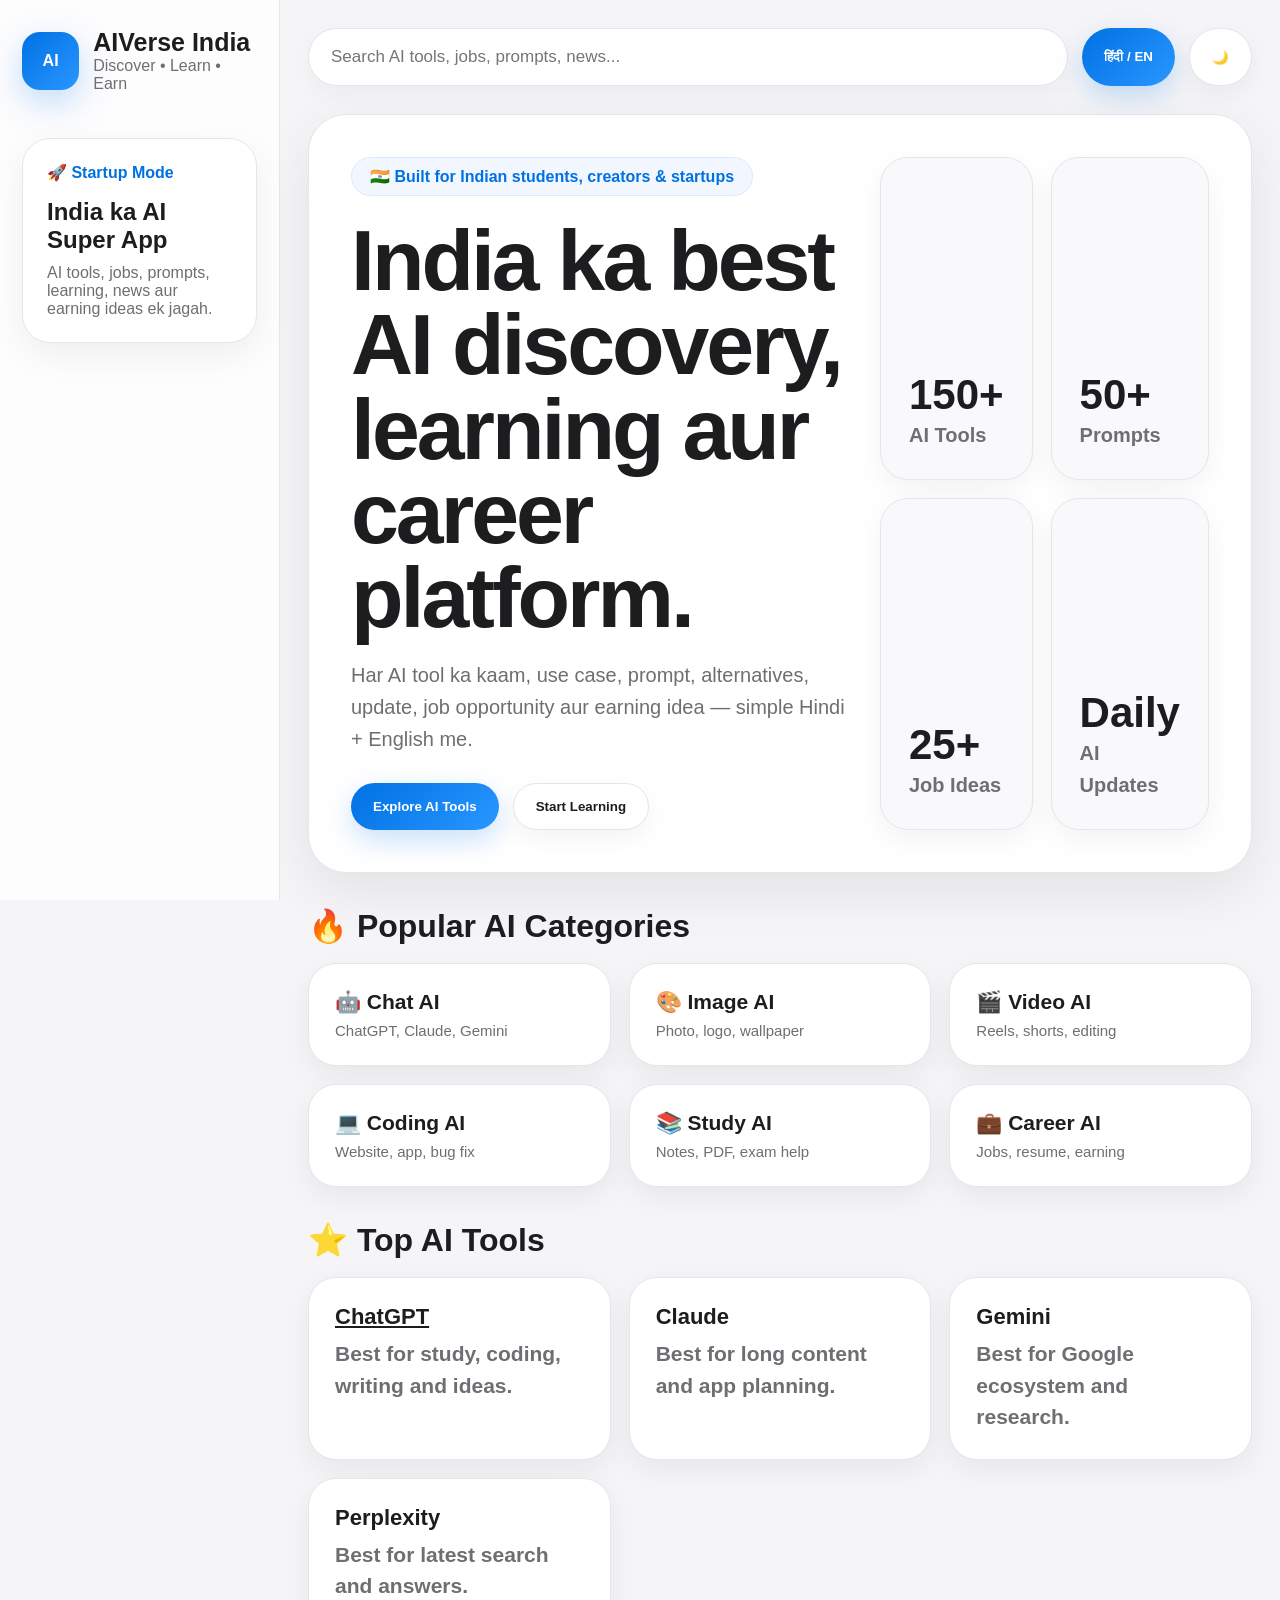
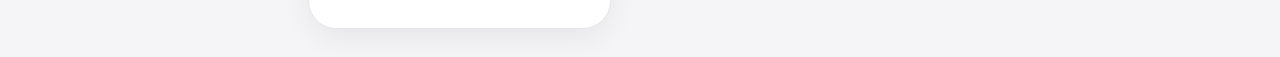
<file: index.html>
<!DOCTYPE html>
<html lang="hi">
<head>
  <meta charset="UTF-8" />
  <meta name="viewport" content="width=device-width, initial-scale=1.0" />
  <title>AIVerse India - AI Super App</title>
  <link rel="stylesheet" href="styles.css" />
</head>
<body>
  <div class="app">
    <aside class="sidebar">
      <div class="logo">
        <div class="logo-box">AI</div>
        <div>
          <h2>AIVerse India</h2>
          <p>Discover • Learn • Earn</p>
        </div>
      </div>

      <div class="mode-card">
        <span>🚀 Startup Mode</span>
        <h3>India ka AI Super App</h3>
        <p>AI tools, jobs, prompts, learning, news aur earning ideas ek jagah.</p>
      </div>
    </aside>

    <main class="main">
      <header class="topbar">
        <input type="text" placeholder="Search AI tools, jobs, prompts, news..." />
        <button>हिंदी / EN</button>
        <button>🌙</button>
      </header>

      <section class="hero">
        <div class="hero-text">
          <span class="badge">🇮🇳 Built for Indian students, creators & startups</span>
          <h1>India ka best AI discovery, learning aur career platform.</h1>
          <p>
            Har AI tool ka kaam, use case, prompt, alternatives, update,
            job opportunity aur earning idea — simple Hindi + English me.
          </p>
          <div class="hero-buttons">
            <button>Explore AI Tools</button>
            <button class="secondary">Start Learning</button>
          </div>
        </div>

        <div class="stats">
          <div><h2>150+</h2><p>AI Tools</p></div>
          <div><h2>50+</h2><p>Prompts</p></div>
          <div><h2>25+</h2><p>Job Ideas</p></div>
          <div><h2>Daily</h2><p>AI Updates</p></div>
        </div>
      </section>

      <section class="section">
        <h2>🔥 Popular AI Categories</h2>
        <div class="grid">
          <div class="card">🤖 Chat AI<br><span>ChatGPT, Claude, Gemini</span></div>
          <div class="card">🎨 Image AI<br><span>Photo, logo, wallpaper</span></div>
          <div class="card">🎬 Video AI<br><span>Reels, shorts, editing</span></div>
          <div class="card">💻 Coding AI<br><span>Website, app, bug fix</span></div>
          <div class="card">📚 Study AI<br><span>Notes, PDF, exam help</span></div>
          <div class="card">💼 Career AI<br><span>Jobs, resume, earning</span></div>
        </div>
      </section>

      <section class="section">
        <h2>⭐ Top AI Tools</h2>
        <div class="tools">
          <div class="tool"><b><a href="chatgpt.html">ChatGPT</a></b><p>Best for study, coding, writing and ideas.</p></div> 
          <div class="tool"><b>Claude</b><p>Best for long content and app planning.</p></div>
          <div class="tool"><b>Gemini</b><p>Best for Google ecosystem and research.</p></div>
          <div class="tool"><b>Perplexity</b><p>Best for latest search and answers.</p></div>
        </div>
      </section>
    </main>
  </div>
<script src="script.js"></script>
</body>
</html>
</file>
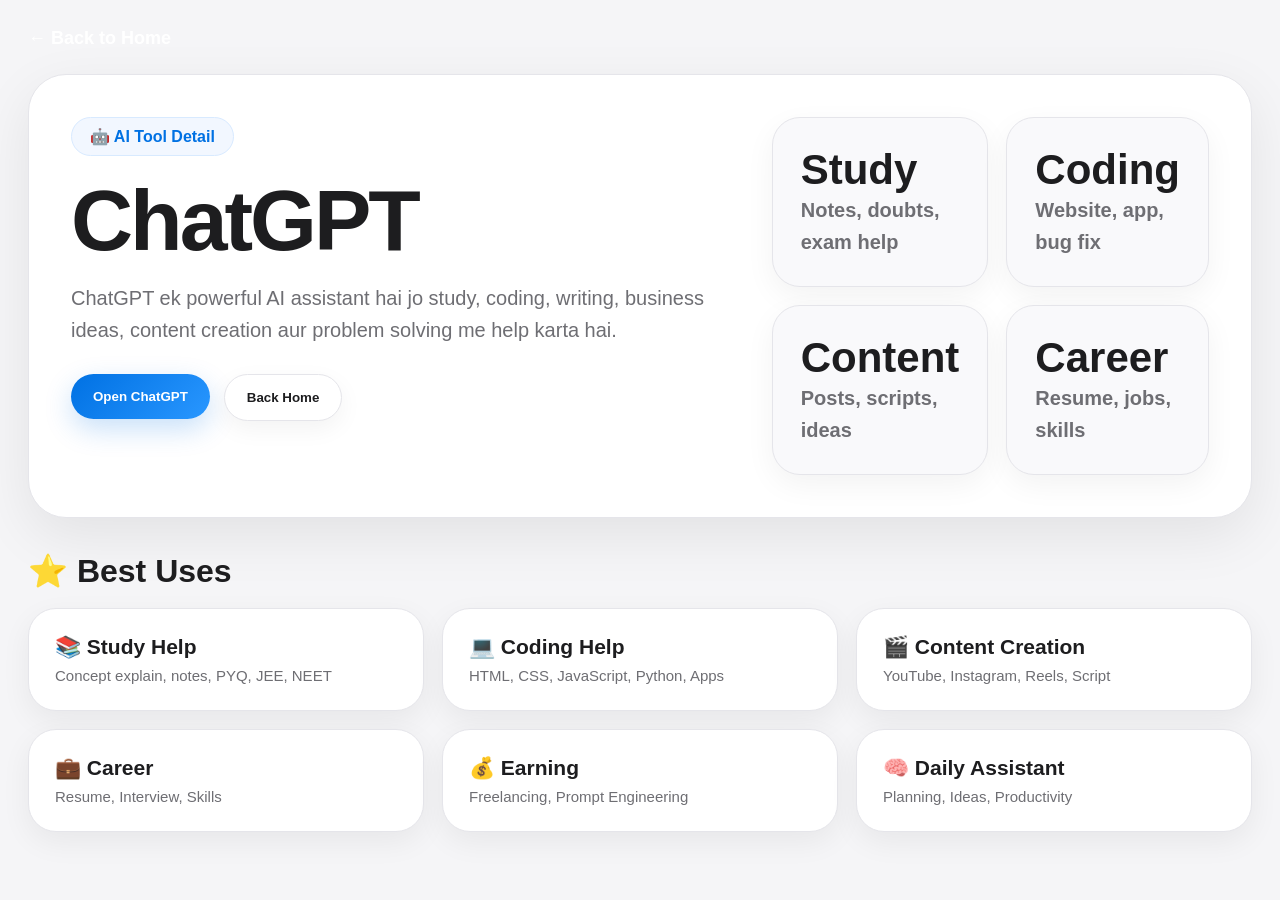
<file: chatgpt.html>
<!DOCTYPE html>
<html lang="hi">
<head>
  <meta charset="UTF-8" />
  <meta name="viewport" content="width=device-width, initial-scale=1.0" />
  <title>ChatGPT - AIVerse India</title>
  <link rel="stylesheet" href="styles.css" />
</head>
<body>

  <main class="main">

    <a href="index.html" style="color:white;text-decoration:none;font-weight:800;font-size:18px;">
      ← Back to Home
    </a>

    <section class="hero" style="margin-top:25px;">
      <div class="hero-text">
        <span class="badge">🤖 AI Tool Detail</span>

        <h1>ChatGPT</h1>

        <p>
          ChatGPT ek powerful AI assistant hai jo study, coding, writing,
          business ideas, content creation aur problem solving me help karta hai.
        </p>

        <div class="hero-buttons">
          <a href="https://chat.openai.com" target="_blank">
            <button>Open ChatGPT</button>
          </a>

          <a href="index.html">
            <button class="secondary">Back Home</button>
          </a>
        </div>
      </div>

      <div class="stats">
        <div>
          <h2>Study</h2>
          <p>Notes, doubts, exam help</p>
        </div>

        <div>
          <h2>Coding</h2>
          <p>Website, app, bug fix</p>
        </div>

        <div>
          <h2>Content</h2>
          <p>Posts, scripts, ideas</p>
        </div>

        <div>
          <h2>Career</h2>
          <p>Resume, jobs, skills</p>
        </div>
      </div>
    </section>
        <section class="section">

      <h2>⭐ Best Uses</h2>

      <div class="grid">

        <a href="study.html" style="text-decoration:none;color:inherit;">
  <div class="card">
    📚 Study Help
    <br>
    <span>Concept explain, notes, PYQ, JEE, NEET</span>
  </div>
        </a>

        <a href="coding.html" style="text-decoration:none;color:inherit;">
<div class="card">
  💻 Coding Help
  <br>
  <span>HTML, CSS, JavaScript, Python, Apps</span>
</div>
        </a>

        <a href="content.html" style="text-decoration:none;color:inherit;">
  <div class="card">
    🎬 Content Creation
    <br>
    <span>YouTube, Instagram, Reels, Script</span>
  </div>
        </a>

        <div class="card">
          💼 Career
          <br>
          <span>Resume, Interview, Skills</span>
        </div>

        <div class="card">
          💰 Earning
          <br>
          <span>Freelancing, Prompt Engineering</span>
        </div>

        <div class="card">
          🧠 Daily Assistant
          <br>
          <span>Planning, Ideas, Productivity</span>
        </div>

      </div>

    </section>

  </main>
<script src="script.js"></script>
</body>
</html>
</file>
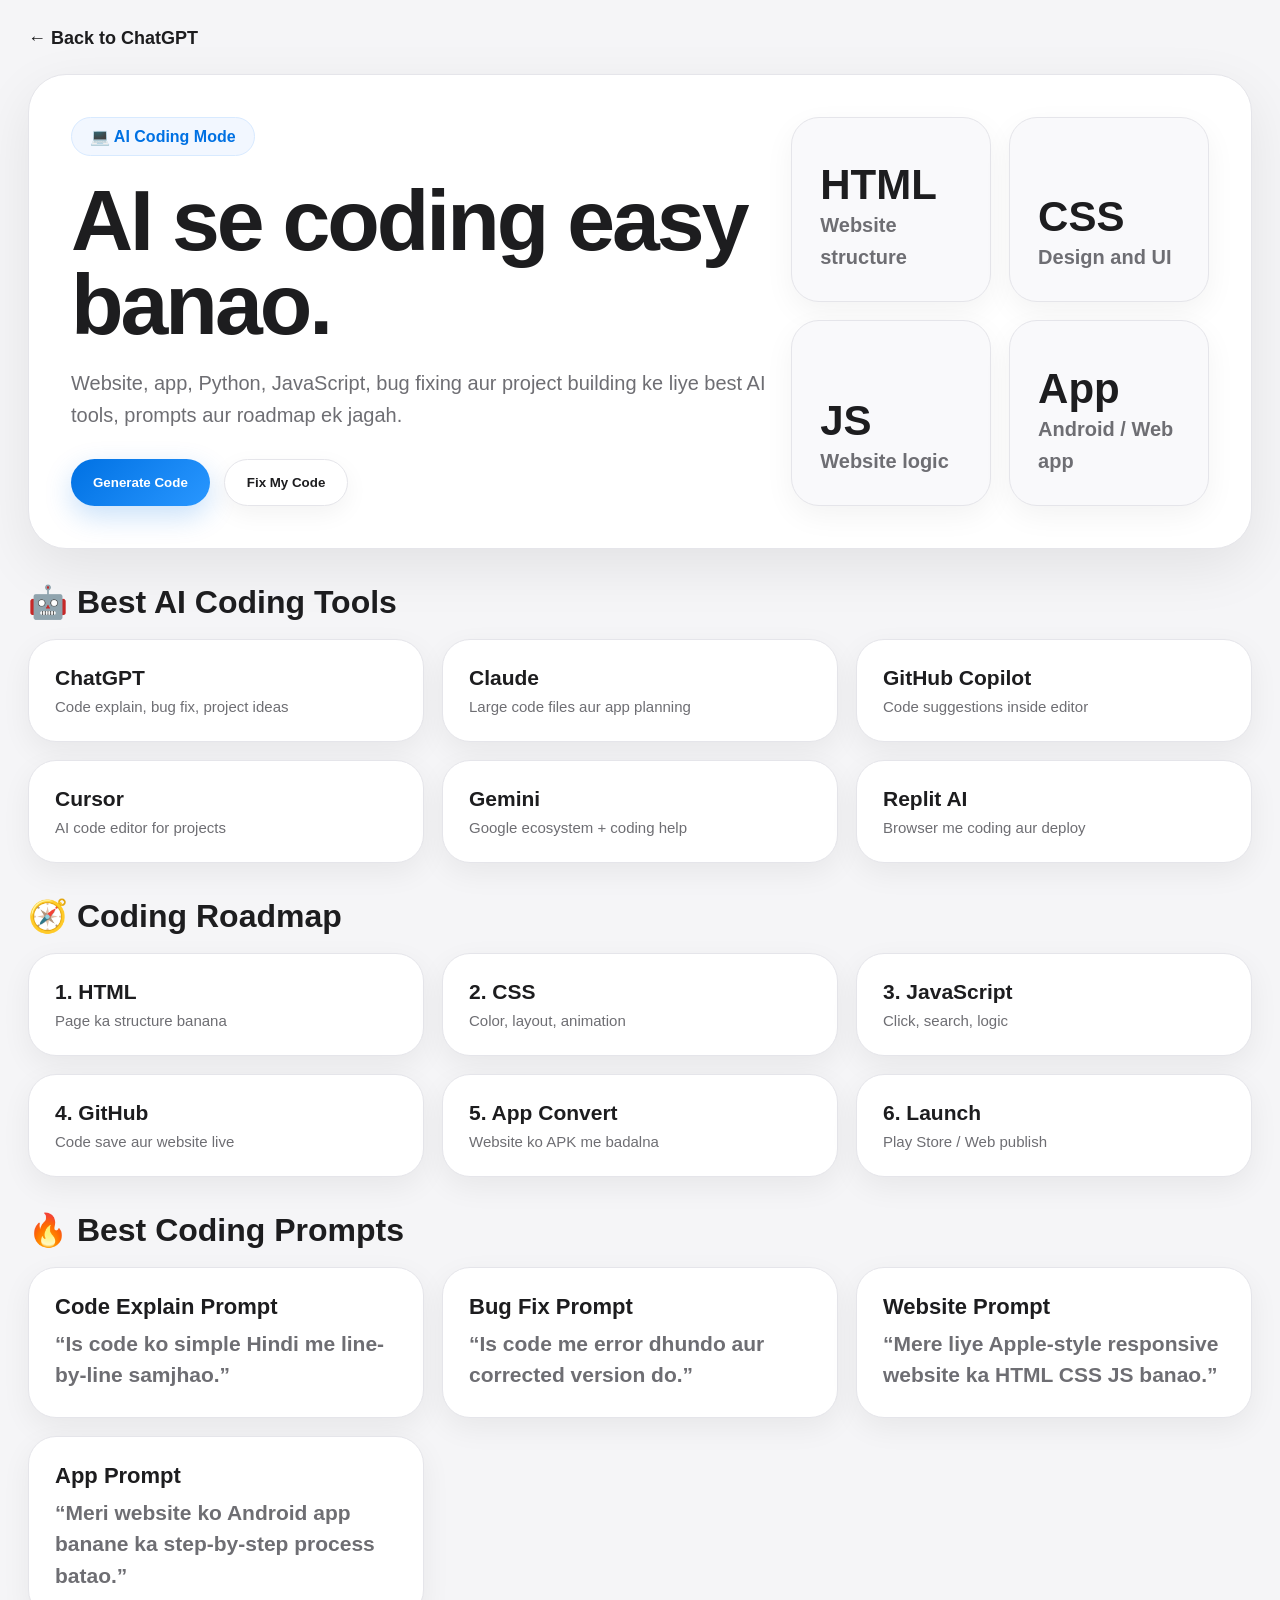
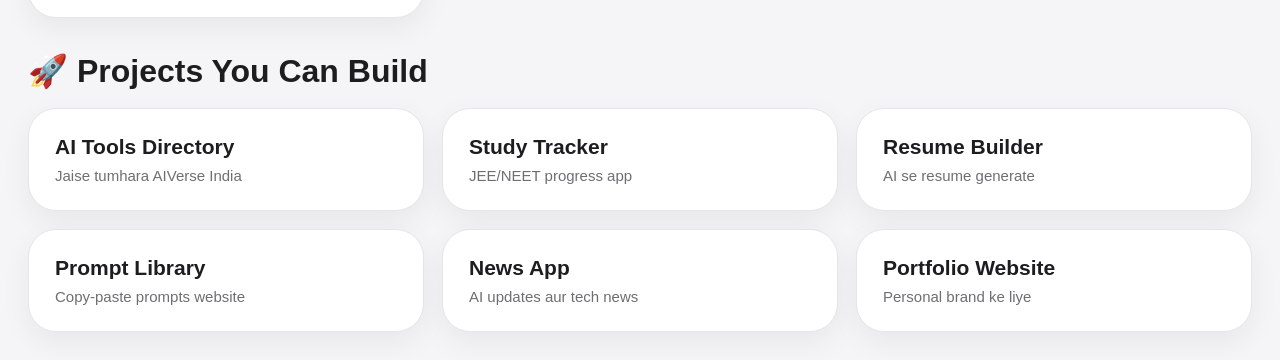
<file: coding.html>
<!DOCTYPE html>
<html lang="hi">
<head>
  <meta charset="UTF-8" />
  <meta name="viewport" content="width=device-width, initial-scale=1.0" />
  <title>AI Coding Hub - AIVerse India</title>
  <link rel="stylesheet" href="styles.css" />
</head>
<body>

<main class="main">
  <a href="chatgpt.html" style="color:inherit;text-decoration:none;font-weight:800;font-size:18px;">
    ← Back to ChatGPT
  </a>

  <section class="hero" style="margin-top:25px;">
    <div class="hero-text">
      <span class="badge">💻 AI Coding Mode</span>
      <h1>AI se coding easy banao.</h1>
      <p>
        Website, app, Python, JavaScript, bug fixing aur project building ke liye
        best AI tools, prompts aur roadmap ek jagah.
      </p>

      <div class="hero-buttons">
        <button onclick="alert('🚀 Code Generator coming soon!')">Generate Code</button>
        <button class="secondary" onclick="alert('🛠️ Bug Fixer coming soon!')">Fix My Code</button>
      </div>
    </div>

    <div class="stats">
      <div><h2>HTML</h2><p>Website structure</p></div>
      <div><h2>CSS</h2><p>Design and UI</p></div>
      <div><h2>JS</h2><p>Website logic</p></div>
      <div><h2>App</h2><p>Android / Web app</p></div>
    </div>
  </section>

  <section class="section">
    <h2>🤖 Best AI Coding Tools</h2>
    <div class="grid">
      <div class="card">ChatGPT<br><span>Code explain, bug fix, project ideas</span></div>
      <div class="card">Claude<br><span>Large code files aur app planning</span></div>
      <div class="card">GitHub Copilot<br><span>Code suggestions inside editor</span></div>
      <div class="card">Cursor<br><span>AI code editor for projects</span></div>
      <div class="card">Gemini<br><span>Google ecosystem + coding help</span></div>
      <div class="card">Replit AI<br><span>Browser me coding aur deploy</span></div>
    </div>
  </section>

  <section class="section">
    <h2>🧭 Coding Roadmap</h2>
    <div class="grid">
      <div class="card">1. HTML<br><span>Page ka structure banana</span></div>
      <div class="card">2. CSS<br><span>Color, layout, animation</span></div>
      <div class="card">3. JavaScript<br><span>Click, search, logic</span></div>
      <div class="card">4. GitHub<br><span>Code save aur website live</span></div>
      <div class="card">5. App Convert<br><span>Website ko APK me badalna</span></div>
      <div class="card">6. Launch<br><span>Play Store / Web publish</span></div>
    </div>
  </section>

  <section class="section">
    <h2>🔥 Best Coding Prompts</h2>
    <div class="tools">
      <div class="tool">
        <b>Code Explain Prompt</b>
        <p>“Is code ko simple Hindi me line-by-line samjhao.”</p>
      </div>

      <div class="tool">
        <b>Bug Fix Prompt</b>
        <p>“Is code me error dhundo aur corrected version do.”</p>
      </div>

      <div class="tool">
        <b>Website Prompt</b>
        <p>“Mere liye Apple-style responsive website ka HTML CSS JS banao.”</p>
      </div>

      <div class="tool">
        <b>App Prompt</b>
        <p>“Meri website ko Android app banane ka step-by-step process batao.”</p>
      </div>
    </div>
  </section>

  <section class="section">
    <h2>🚀 Projects You Can Build</h2>
    <div class="grid">
      <div class="card">AI Tools Directory<br><span>Jaise tumhara AIVerse India</span></div>
      <div class="card">Study Tracker<br><span>JEE/NEET progress app</span></div>
      <div class="card">Resume Builder<br><span>AI se resume generate</span></div>
      <div class="card">Prompt Library<br><span>Copy-paste prompts website</span></div>
      <div class="card">News App<br><span>AI updates aur tech news</span></div>
      <div class="card">Portfolio Website<br><span>Personal brand ke liye</span></div>
    </div>
  </section>

</main>

<script src="script.js"></script>
</body>
</html>
</file>
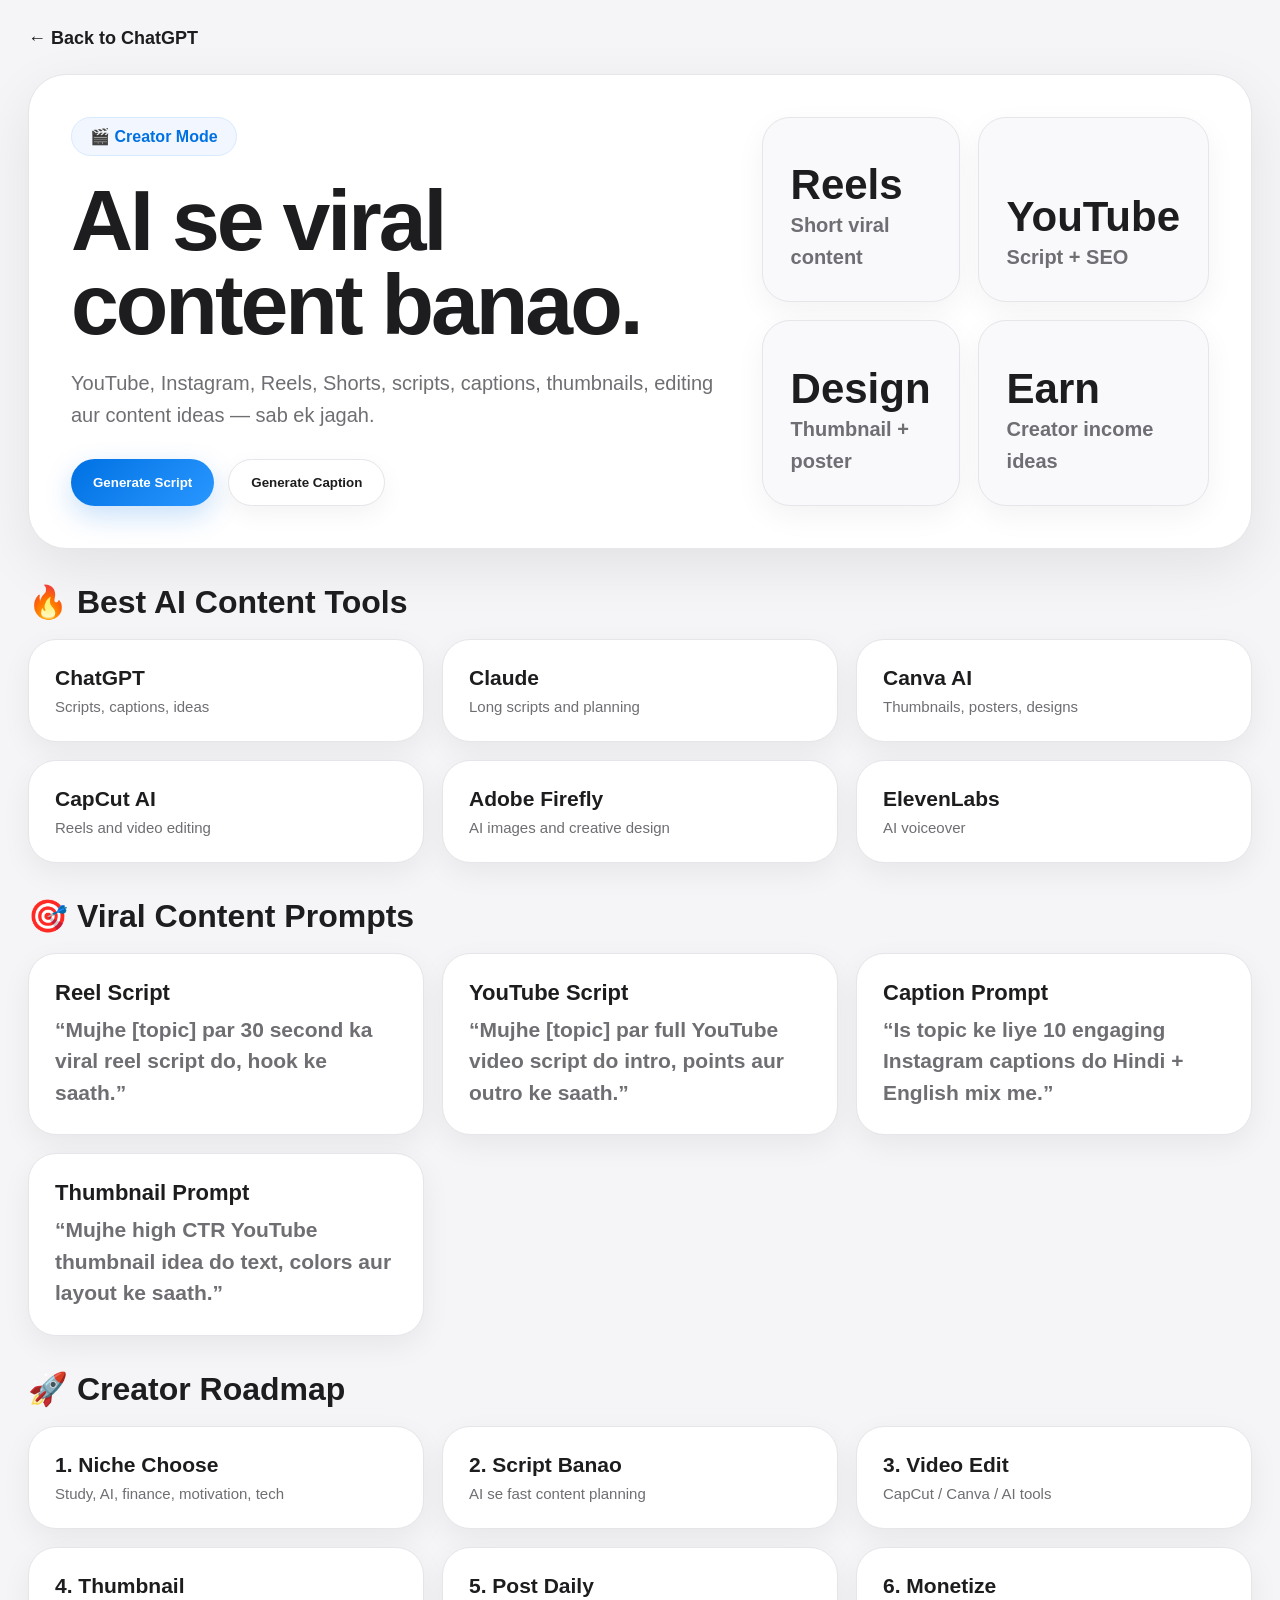
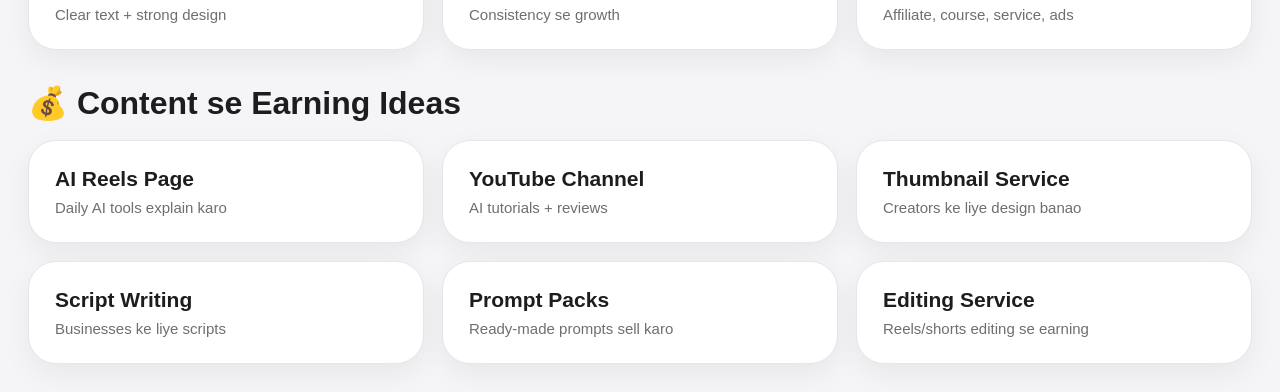
<file: Content.html>
<!DOCTYPE html>
<html lang="hi">
<head>
  <meta charset="UTF-8" />
  <meta name="viewport" content="width=device-width, initial-scale=1.0" />
  <title>AI Content Hub - AIVerse India</title>
  <link rel="stylesheet" href="styles.css" />
</head>
<body>

<main class="main">
  <a href="chatgpt.html" style="color:inherit;text-decoration:none;font-weight:800;font-size:18px;">
    ← Back to ChatGPT
  </a>

  <section class="hero" style="margin-top:25px;">
    <div class="hero-text">
      <span class="badge">🎬 Creator Mode</span>
      <h1>AI se viral content banao.</h1>
      <p>
        YouTube, Instagram, Reels, Shorts, scripts, captions, thumbnails,
        editing aur content ideas — sab ek jagah.
      </p>

      <div class="hero-buttons">
        <button onclick="alert('🎬 Script Generator coming soon!')">Generate Script</button>
        <button class="secondary" onclick="alert('📌 Caption Generator coming soon!')">Generate Caption</button>
      </div>
    </div>

    <div class="stats">
      <div><h2>Reels</h2><p>Short viral content</p></div>
      <div><h2>YouTube</h2><p>Script + SEO</p></div>
      <div><h2>Design</h2><p>Thumbnail + poster</p></div>
      <div><h2>Earn</h2><p>Creator income ideas</p></div>
    </div>
  </section>

  <section class="section">
    <h2>🔥 Best AI Content Tools</h2>
    <div class="grid">
      <div class="card">ChatGPT<br><span>Scripts, captions, ideas</span></div>
      <div class="card">Claude<br><span>Long scripts and planning</span></div>
      <div class="card">Canva AI<br><span>Thumbnails, posters, designs</span></div>
      <div class="card">CapCut AI<br><span>Reels and video editing</span></div>
      <div class="card">Adobe Firefly<br><span>AI images and creative design</span></div>
      <div class="card">ElevenLabs<br><span>AI voiceover</span></div>
    </div>
  </section>

  <section class="section">
    <h2>🎯 Viral Content Prompts</h2>
    <div class="tools">
      <div class="tool">
        <b>Reel Script</b>
        <p>“Mujhe [topic] par 30 second ka viral reel script do, hook ke saath.”</p>
      </div>

      <div class="tool">
        <b>YouTube Script</b>
        <p>“Mujhe [topic] par full YouTube video script do intro, points aur outro ke saath.”</p>
      </div>

      <div class="tool">
        <b>Caption Prompt</b>
        <p>“Is topic ke liye 10 engaging Instagram captions do Hindi + English mix me.”</p>
      </div>

      <div class="tool">
        <b>Thumbnail Prompt</b>
        <p>“Mujhe high CTR YouTube thumbnail idea do text, colors aur layout ke saath.”</p>
      </div>
    </div>
  </section>

  <section class="section">
    <h2>🚀 Creator Roadmap</h2>
    <div class="grid">
      <div class="card">1. Niche Choose<br><span>Study, AI, finance, motivation, tech</span></div>
      <div class="card">2. Script Banao<br><span>AI se fast content planning</span></div>
      <div class="card">3. Video Edit<br><span>CapCut / Canva / AI tools</span></div>
      <div class="card">4. Thumbnail<br><span>Clear text + strong design</span></div>
      <div class="card">5. Post Daily<br><span>Consistency se growth</span></div>
      <div class="card">6. Monetize<br><span>Affiliate, course, service, ads</span></div>
    </div>
  </section>

  <section class="section">
    <h2>💰 Content se Earning Ideas</h2>
    <div class="grid">
      <div class="card">AI Reels Page<br><span>Daily AI tools explain karo</span></div>
      <div class="card">YouTube Channel<br><span>AI tutorials + reviews</span></div>
      <div class="card">Thumbnail Service<br><span>Creators ke liye design banao</span></div>
      <div class="card">Script Writing<br><span>Businesses ke liye scripts</span></div>
      <div class="card">Prompt Packs<br><span>Ready-made prompts sell karo</span></div>
      <div class="card">Editing Service<br><span>Reels/shorts editing se earning</span></div>
    </div>
  </section>

</main>

<script src="script.js"></script>
</body>
</html>
</file>
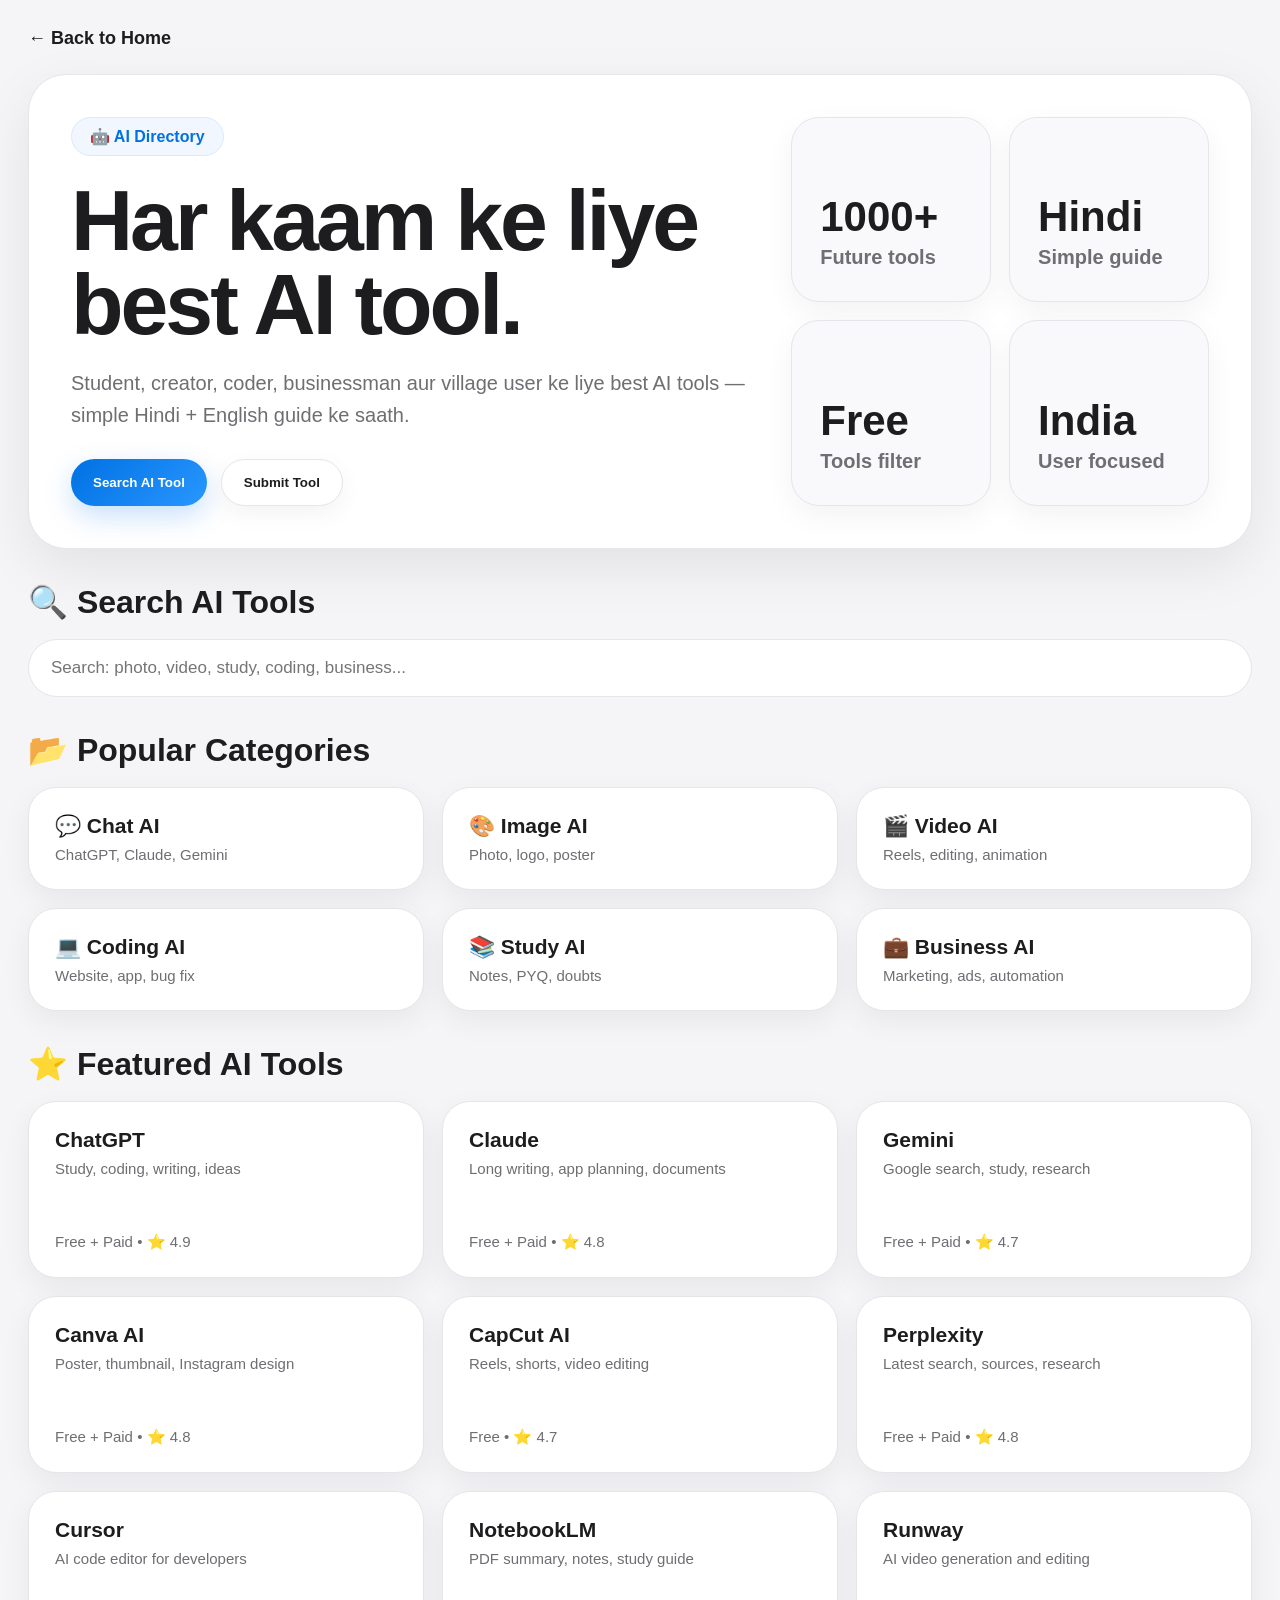
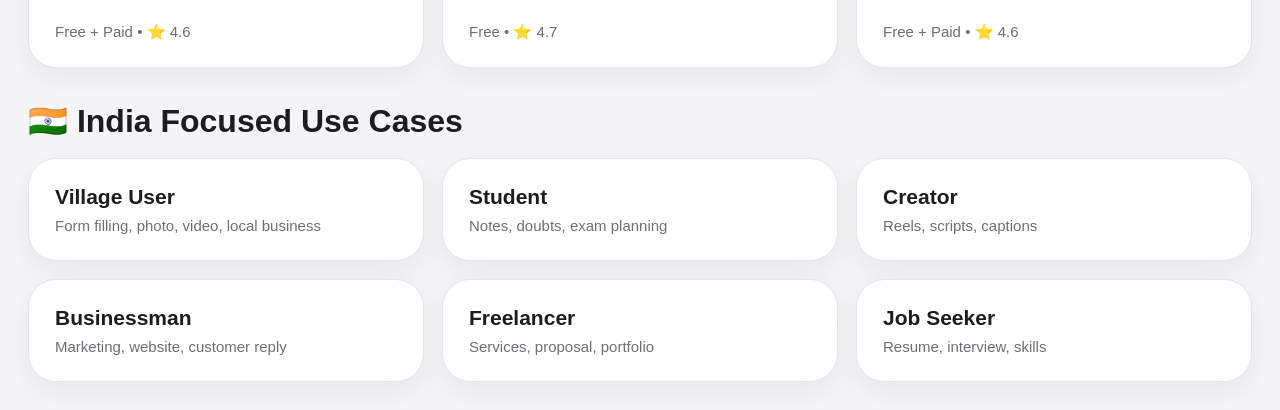
<file: directory.html>
<!DOCTYPE html>
<html lang="hi">
<head>
  <meta charset="UTF-8" />
  <meta name="viewport" content="width=device-width, initial-scale=1.0" />
  <title>AI Tools Directory - AIVerse India</title>
  <link rel="stylesheet" href="styles.css" />
</head>
<body>

<main class="main">
  <a href="index.html" style="color:inherit;text-decoration:none;font-weight:800;font-size:18px;">
    ← Back to Home
  </a>

  <section class="hero" style="margin-top:25px;">
    <div class="hero-text">
      <span class="badge">🤖 AI Directory</span>
      <h1>Har kaam ke liye best AI tool.</h1>
      <p>
        Student, creator, coder, businessman aur village user ke liye best AI tools —
        simple Hindi + English guide ke saath.
      </p>

      <div class="hero-buttons">
        <button onclick="alert('Search system next update me active hoga')">Search AI Tool</button>
        <button class="secondary" onclick="alert('Submit AI Tool feature coming soon')">Submit Tool</button>
      </div>
    </div>

    <div class="stats">
      <div><h2>1000+</h2><p>Future tools</p></div>
      <div><h2>Hindi</h2><p>Simple guide</p></div>
      <div><h2>Free</h2><p>Tools filter</p></div>
      <div><h2>India</h2><p>User focused</p></div>
    </div>
  </section>

  <section class="section">
    <h2>🔍 Search AI Tools</h2>
    <input 
      id="toolSearch"
      type="text"
      placeholder="Search: photo, video, study, coding, business..."
      style="width:100%;padding:18px 22px;border-radius:999px;border:1px solid #e5e5ea;font-size:17px;outline:none;"
      onkeyup="searchTools()"
    />
  </section>

  <section class="section">
    <h2>📂 Popular Categories</h2>
    <div class="grid">
      <div class="card">💬 Chat AI<br><span>ChatGPT, Claude, Gemini</span></div>
      <div class="card">🎨 Image AI<br><span>Photo, logo, poster</span></div>
      <div class="card">🎬 Video AI<br><span>Reels, editing, animation</span></div>
      <div class="card">💻 Coding AI<br><span>Website, app, bug fix</span></div>
      <div class="card">📚 Study AI<br><span>Notes, PYQ, doubts</span></div>
      <div class="card">💼 Business AI<br><span>Marketing, ads, automation</span></div>
    </div>
  </section>

  <section class="section">
    <h2>⭐ Featured AI Tools</h2>

    <div class="grid" id="toolsList">
      <div class="card tool-item">
        <b>ChatGPT</b><br>
        <span>Study, coding, writing, ideas</span><br><br>
        <span>Free + Paid • ⭐ 4.9</span>
      </div>

      <div class="card tool-item">
        <b>Claude</b><br>
        <span>Long writing, app planning, documents</span><br><br>
        <span>Free + Paid • ⭐ 4.8</span>
      </div>

      <div class="card tool-item">
        <b>Gemini</b><br>
        <span>Google search, study, research</span><br><br>
        <span>Free + Paid • ⭐ 4.7</span>
      </div>

      <div class="card tool-item">
        <b>Canva AI</b><br>
        <span>Poster, thumbnail, Instagram design</span><br><br>
        <span>Free + Paid • ⭐ 4.8</span>
      </div>

      <div class="card tool-item">
        <b>CapCut AI</b><br>
        <span>Reels, shorts, video editing</span><br><br>
        <span>Free • ⭐ 4.7</span>
      </div>

      <div class="card tool-item">
        <b>Perplexity</b><br>
        <span>Latest search, sources, research</span><br><br>
        <span>Free + Paid • ⭐ 4.8</span>
      </div>

      <div class="card tool-item">
        <b>Cursor</b><br>
        <span>AI code editor for developers</span><br><br>
        <span>Free + Paid • ⭐ 4.6</span>
      </div>

      <div class="card tool-item">
        <b>NotebookLM</b><br>
        <span>PDF summary, notes, study guide</span><br><br>
        <span>Free • ⭐ 4.7</span>
      </div>

      <div class="card tool-item">
        <b>Runway</b><br>
        <span>AI video generation and editing</span><br><br>
        <span>Free + Paid • ⭐ 4.6</span>
      </div>
    </div>
  </section>

  <section class="section">
    <h2>🇮🇳 India Focused Use Cases</h2>
    <div class="grid">
      <div class="card">Village User<br><span>Form filling, photo, video, local business</span></div>
      <div class="card">Student<br><span>Notes, doubts, exam planning</span></div>
      <div class="card">Creator<br><span>Reels, scripts, captions</span></div>
      <div class="card">Businessman<br><span>Marketing, website, customer reply</span></div>
      <div class="card">Freelancer<br><span>Services, proposal, portfolio</span></div>
      <div class="card">Job Seeker<br><span>Resume, interview, skills</span></div>
    </div>
  </section>
</main>

<script>
function searchTools(){
  const input = document.getElementById("toolSearch").value.toLowerCase();
  const tools = document.querySelectorAll(".tool-item");

  tools.forEach(tool => {
    const text = tool.innerText.toLowerCase();
    tool.style.display = text.includes(input) ? "block" : "none";
  });
}
</script>

</body>
</html>
</file>
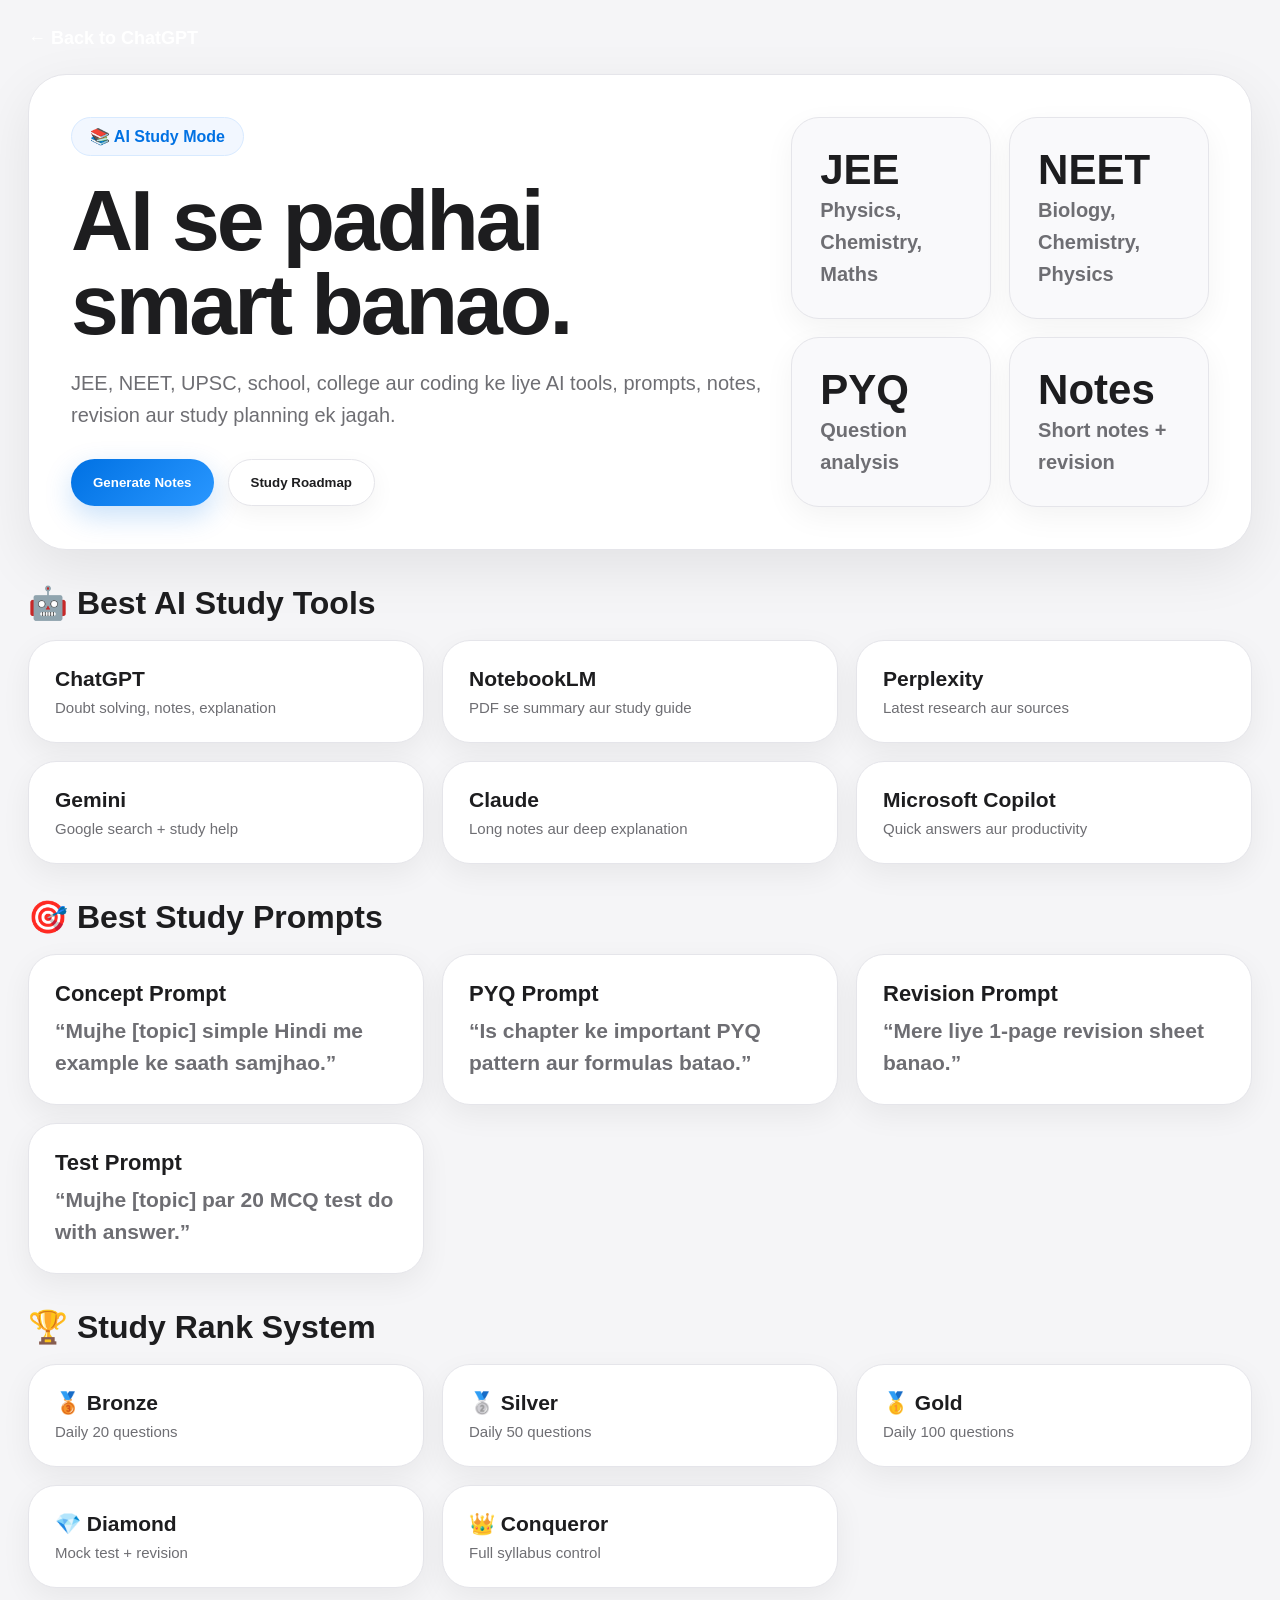
<file: study.html>
<!DOCTYPE html>
<html lang="hi">
<head>
  <meta charset="UTF-8" />
  <meta name="viewport" content="width=device-width, initial-scale=1.0" />
  <title>AI Study Hub - AIVerse India</title>
  <link rel="stylesheet" href="styles.css" />
</head>
<body>

<main class="main">
  <a href="chatgpt.html" style="color:white;text-decoration:none;font-weight:800;font-size:18px;">
    ← Back to ChatGPT
  </a>

  <section class="hero" style="margin-top:25px;">
    <div class="hero-text">
      <span class="badge">📚 AI Study Mode</span>
      <h1>AI se padhai smart banao.</h1>
      <p>
        JEE, NEET, UPSC, school, college aur coding ke liye AI tools,
        prompts, notes, revision aur study planning ek jagah.
      </p>

      <div class="hero-buttons">
        <button onclick="alert('📘 Notes Generator coming soon!')">Generate Notes</button>
        <button class="secondary" onclick="alert('🎯 Study Roadmap coming soon!')">Study Roadmap</button>
      </div>
    </div>

    <div class="stats">
      <div><h2>JEE</h2><p>Physics, Chemistry, Maths</p></div>
      <div><h2>NEET</h2><p>Biology, Chemistry, Physics</p></div>
      <div><h2>PYQ</h2><p>Question analysis</p></div>
      <div><h2>Notes</h2><p>Short notes + revision</p></div>
    </div>
  </section>

  <section class="section">
    <h2>🤖 Best AI Study Tools</h2>
    <div class="grid">
      <div class="card">ChatGPT<br><span>Doubt solving, notes, explanation</span></div>
      <div class="card">NotebookLM<br><span>PDF se summary aur study guide</span></div>
      <div class="card">Perplexity<br><span>Latest research aur sources</span></div>
      <div class="card">Gemini<br><span>Google search + study help</span></div>
      <div class="card">Claude<br><span>Long notes aur deep explanation</span></div>
      <div class="card">Microsoft Copilot<br><span>Quick answers aur productivity</span></div>
    </div>
  </section>

  <section class="section">
    <h2>🎯 Best Study Prompts</h2>
    <div class="tools">
      <div class="tool"><b>Concept Prompt</b><p>“Mujhe [topic] simple Hindi me example ke saath samjhao.”</p></div>
      <div class="tool"><b>PYQ Prompt</b><p>“Is chapter ke important PYQ pattern aur formulas batao.”</p></div>
      <div class="tool"><b>Revision Prompt</b><p>“Mere liye 1-page revision sheet banao.”</p></div>
      <div class="tool"><b>Test Prompt</b><p>“Mujhe [topic] par 20 MCQ test do with answer.”</p></div>
    </div>
  </section>

  <section class="section">
    <h2>🏆 Study Rank System</h2>
    <div class="grid">
      <div class="card">🥉 Bronze<br><span>Daily 20 questions</span></div>
      <div class="card">🥈 Silver<br><span>Daily 50 questions</span></div>
      <div class="card">🥇 Gold<br><span>Daily 100 questions</span></div>
      <div class="card">💎 Diamond<br><span>Mock test + revision</span></div>
      <div class="card">👑 Conqueror<br><span>Full syllabus control</span></div>
    </div>
  </section>
</main>

<script src="script.js"></script>
</body>
</html>
</file>
<file: styles.css>
*{
  margin:0;
  padding:0;
  box-sizing:border-box;
}

:root{
  --bg:#f5f5f7;
  --panel:#ffffff;
  --panel2:#f9f9fb;
  --text:#1d1d1f;
  --muted:#6e6e73;
  --brand:#0071e3;
  --brand2:#2997ff;
  --line:#e5e5ea;
}

body{
  font-family:-apple-system,BlinkMacSystemFont,"SF Pro Display","Segoe UI",sans-serif;
  background:var(--bg);
  color:var(--text);
  min-height:100vh;
}

.app{
  display:flex;
  min-height:100vh;
}

.sidebar{
  width:280px;
  padding:28px 22px;
  background:#ffffffcc;
  backdrop-filter:blur(18px);
  border-right:1px solid var(--line);
  position:sticky;
  top:0;
  height:100vh;
}

.logo{
  display:flex;
  gap:14px;
  align-items:center;
  margin-bottom:45px;
}

.logo-box{
  width:58px;
  height:58px;
  border-radius:18px;
  display:grid;
  place-items:center;
  font-weight:900;
  color:white;
  background:linear-gradient(135deg,var(--brand),var(--brand2));
  box-shadow:0 12px 35px rgba(0,113,227,.25);
}

.logo h2{
  font-size:25px;
}

.logo p,
.mode-card p,
.hero p,
.card span,
.tool p{
  color:var(--muted);
}

.mode-card{
  padding:24px;
  border-radius:28px;
  background:var(--panel);
  border:1px solid var(--line);
  box-shadow:0 12px 35px rgba(0,0,0,.06);
}

.mode-card span{
  color:var(--brand);
  font-weight:800;
}

.mode-card h3{
  margin:16px 0 10px;
  font-size:24px;
}

.main{
  flex:1;
  padding:28px;
}

.topbar{
  display:flex;
  gap:14px;
  margin-bottom:28px;
}

.topbar input{
  flex:1;
  padding:18px 22px;
  border-radius:999px;
  border:1px solid var(--line);
  background:#ffffff;
  color:var(--text);
  font-size:17px;
  outline:none;
  box-shadow:0 8px 25px rgba(0,0,0,.04);
}

button,
.topbar button,
.hero-buttons button{
  border:0;
  border-radius:999px;
  padding:15px 22px;
  font-weight:800;
  color:white;
  background:linear-gradient(135deg,var(--brand),var(--brand2));
  cursor:pointer;
  box-shadow:0 10px 28px rgba(0,113,227,.22);
}

.topbar button:last-child,
.hero-buttons .secondary{
  background:#ffffff;
  color:var(--text);
  border:1px solid var(--line);
  box-shadow:0 8px 25px rgba(0,0,0,.05);
}

.hero{
  display:grid;
  grid-template-columns:1.5fr .9fr;
  gap:24px;
  padding:42px;
  border-radius:38px;
  background:#ffffff;
  border:1px solid var(--line);
  box-shadow:0 18px 55px rgba(0,0,0,.08);
}

.badge{
  display:inline-block;
  padding:9px 18px;
  border-radius:999px;
  background:#f2f7ff;
  border:1px solid #d8eaff;
  color:var(--brand);
  font-weight:800;
  margin-bottom:22px;
}

.hero h1{
  font-size:clamp(42px,7vw,86px);
  line-height:.98;
  letter-spacing:-3px;
  margin-bottom:20px;
}

.hero p{
  max-width:760px;
  font-size:20px;
  line-height:1.6;
}

.hero-buttons{
  display:flex;
  gap:14px;
  margin-top:28px;
  flex-wrap:wrap;
}

.stats{
  display:grid;
  grid-template-columns:1fr 1fr;
  gap:18px;
}

.stats div{
  min-height:160px;
  border-radius:28px;
  padding:28px;
  display:flex;
  flex-direction:column;
  justify-content:end;
  background:var(--panel2);
  border:1px solid var(--line);
  box-shadow:0 10px 30px rgba(0,0,0,.05);
}

.stats h2{
  font-size:42px;
}

.stats p{
  color:var(--muted);
  font-weight:700;
}

.section{
  margin-top:34px;
}

.section h2{
  font-size:32px;
  margin-bottom:18px;
}

.grid,
.tools{
  display:grid;
  grid-template-columns:repeat(3,1fr);
  gap:18px;
}

.card,
.tool{
  padding:26px;
  border-radius:28px;
  background:#ffffff;
  border:1px solid var(--line);
  color:var(--text);
  font-size:21px;
  font-weight:800;
  box-shadow:0 10px 30px rgba(0,0,0,.06);
  transition:.25s;
}

.card:hover,
.tool:hover{
  transform:translateY(-6px);
  box-shadow:0 18px 45px rgba(0,0,0,.1);
}

.card span{
  display:block;
  margin-top:8px;
  font-size:15px;
  font-weight:500;
}

.tool b{
  font-size:22px;
}

.tool p{
  margin-top:8px;
  line-height:1.5;
}

a{
  color:inherit;
}

@media(max-width:900px){
  .app{
    display:block;
  }

  .sidebar{
    width:100%;
    height:auto;
    position:relative;
    border-right:0;
    border-bottom:1px solid var(--line);
  }

  .logo{
    margin-bottom:20px;
  }

  .main{
    padding:18px;
  }

  .topbar{
    flex-direction:column;
  }

  .hero{
    grid-template-columns:1fr;
    padding:24px;
    border-radius:30px;
  }

  .hero h1{
    font-size:44px;
    letter-spacing:-1.5px;
  }

  .hero p{
    font-size:16px;
  }

  .stats{
    grid-template-columns:1fr 1fr;
  }

  .stats div{
    min-height:125px;
    padding:20px;
  }

  .stats h2{
    font-size:30px;
  }

  .grid,
  .tools{
    grid-template-columns:1fr;
  }
}

@media(max-width:480px){
  .hero h1{
    font-size:36px;
  }

  .stats{
    grid-template-columns:1fr;
  }

  .topbar input{
    font-size:15px;
  }
}
</file>
